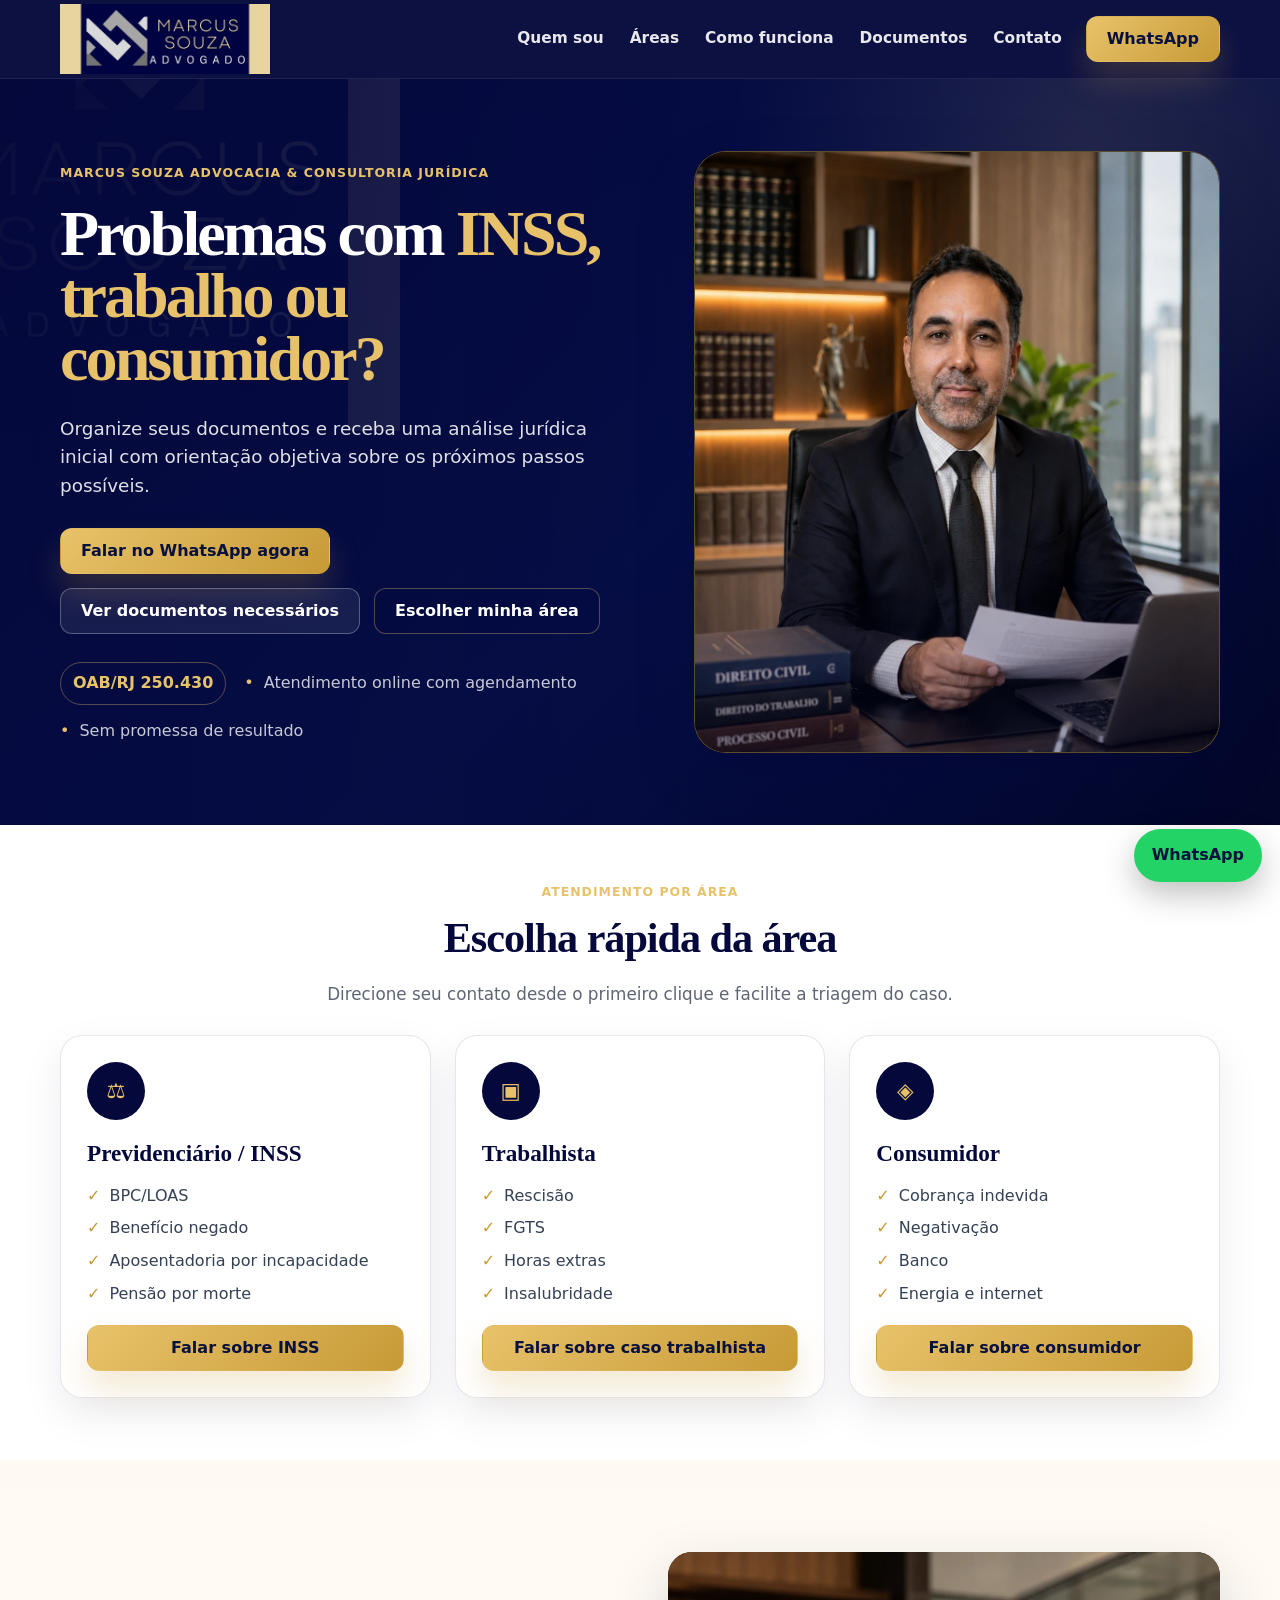
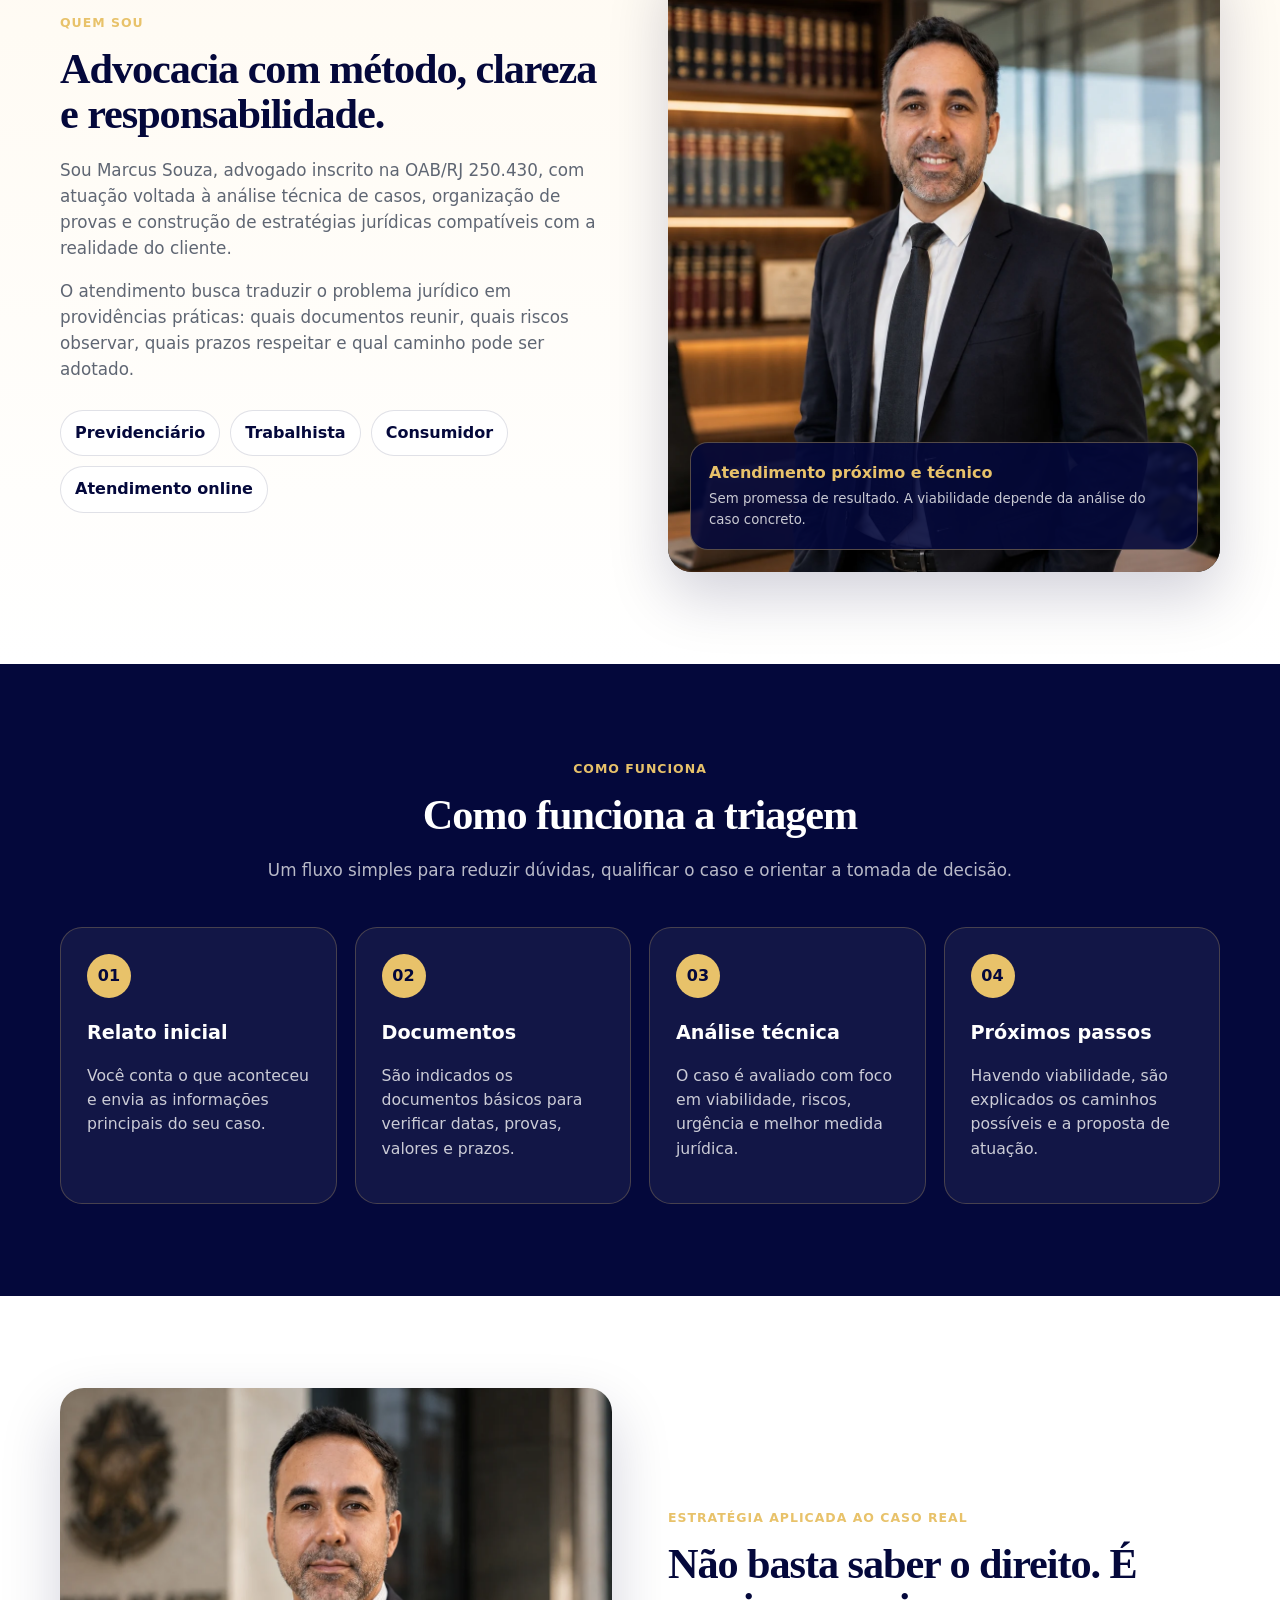
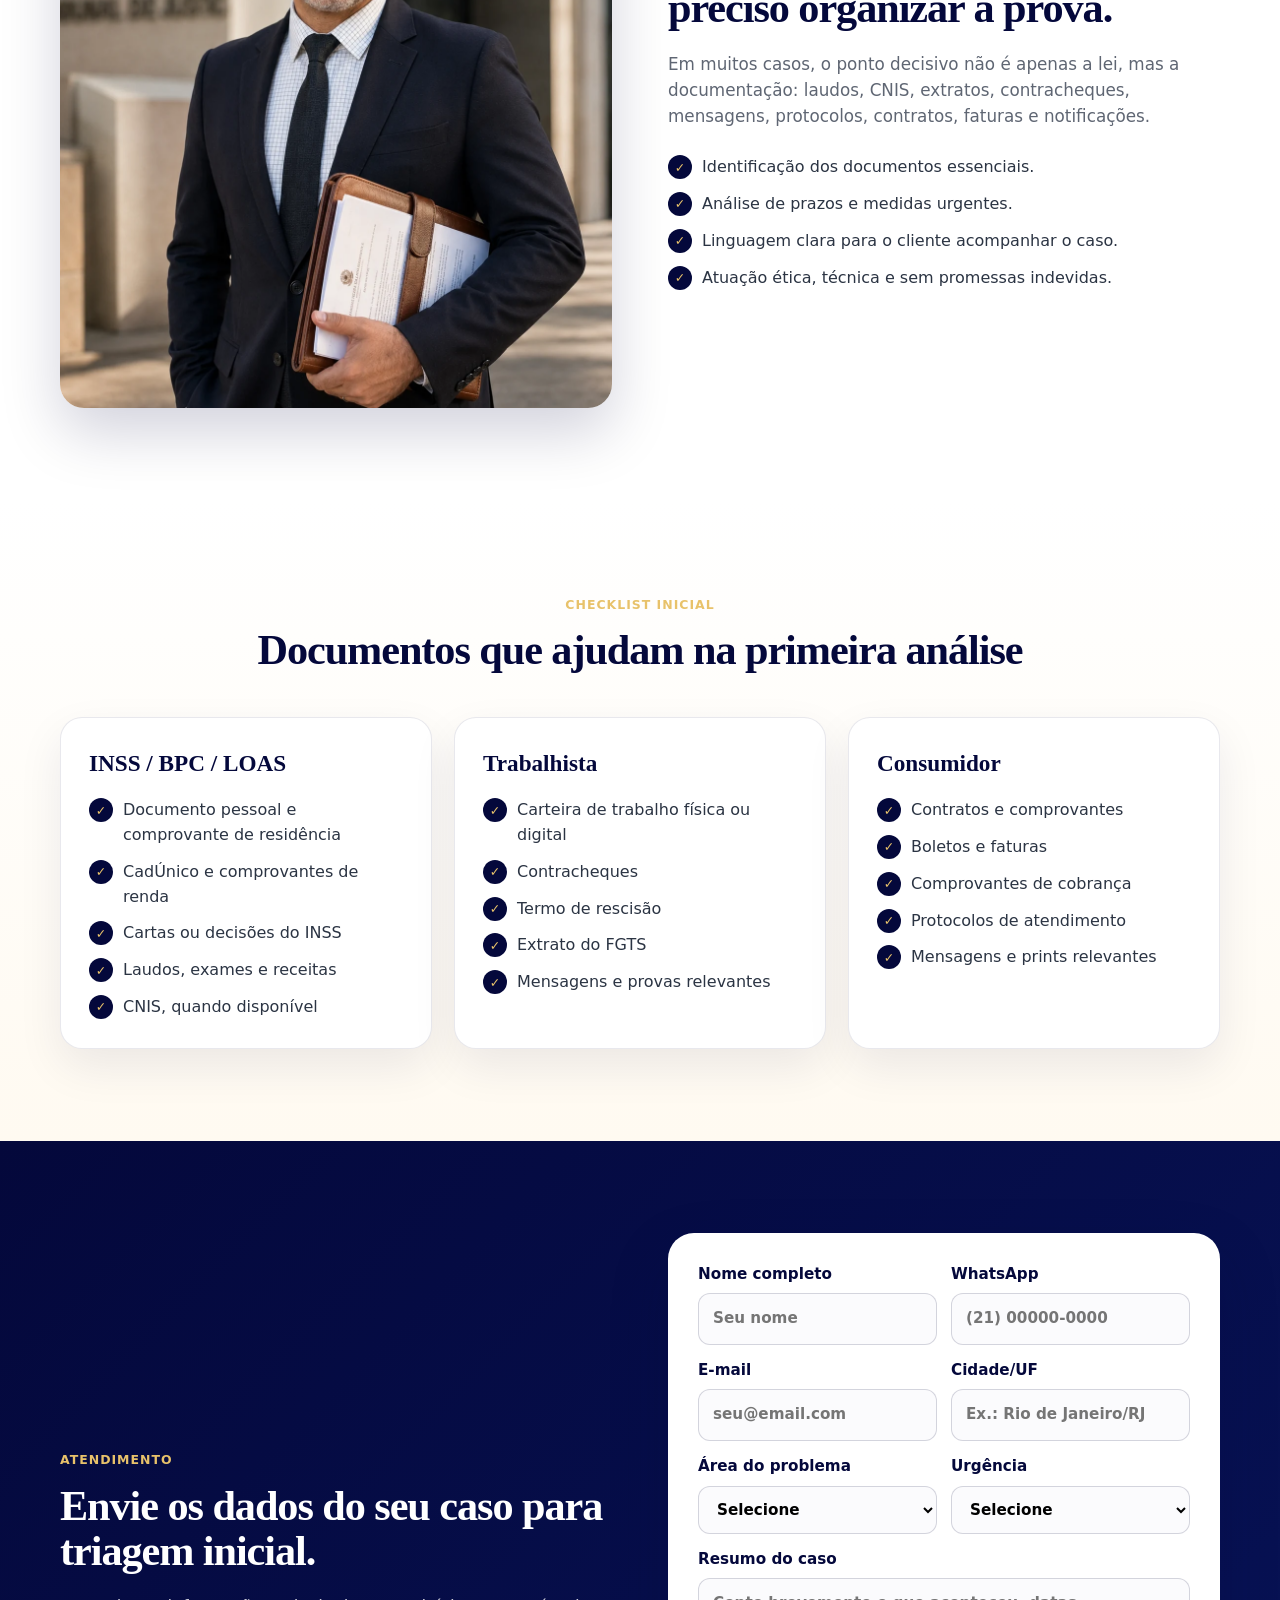
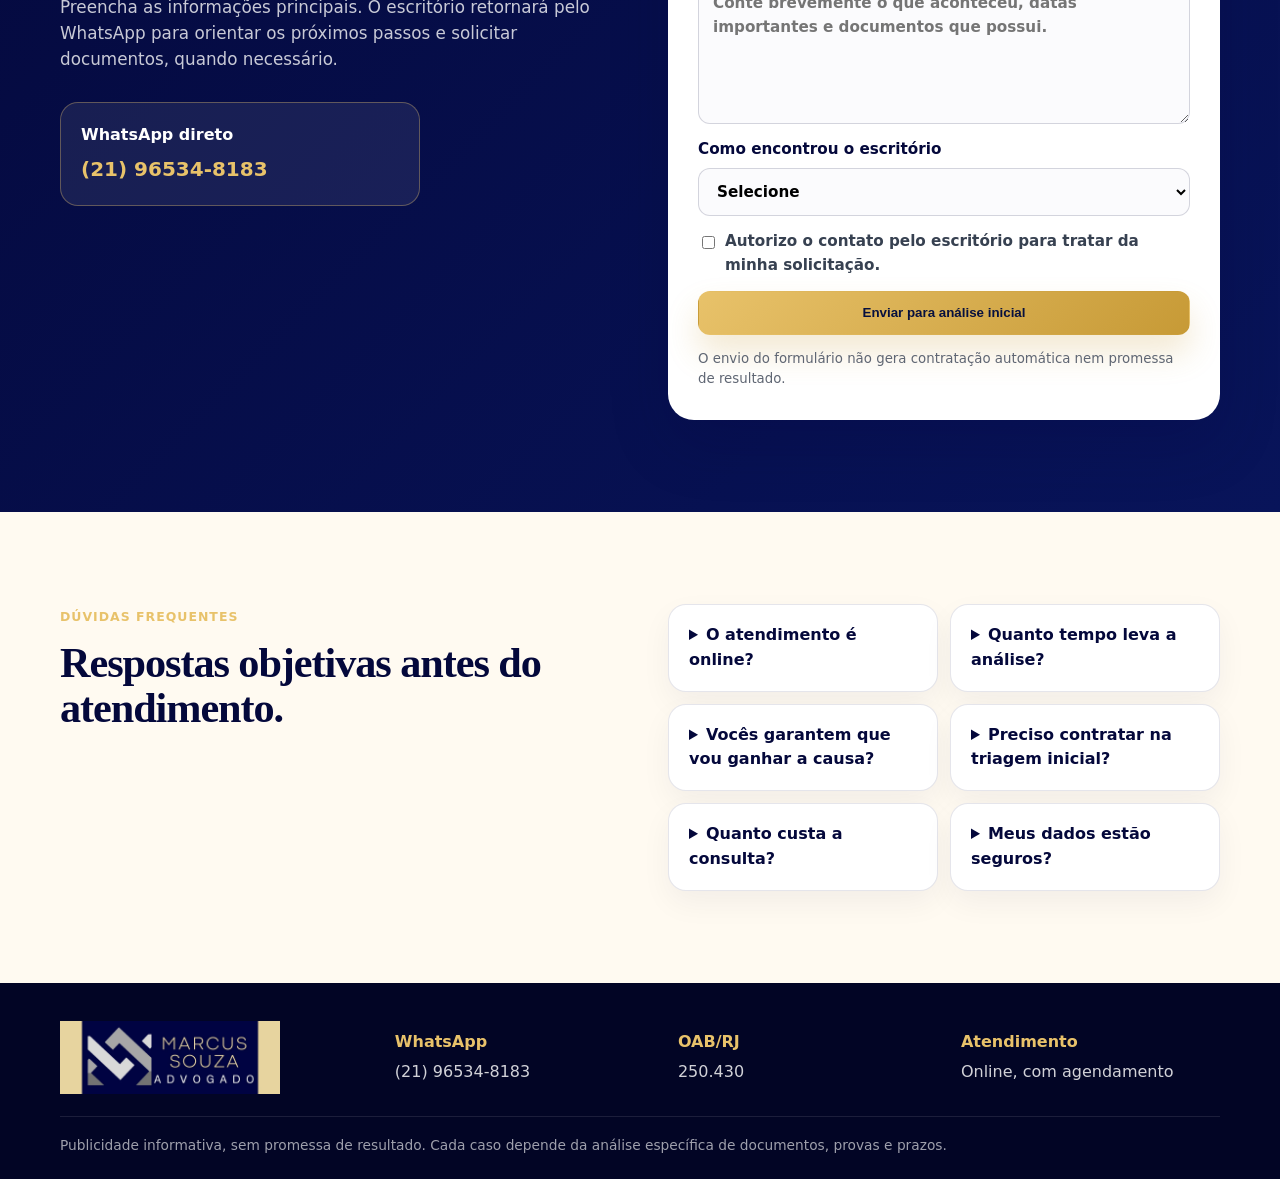
<file: index.html>
<!doctype html>
<html lang="pt-BR">
<head>
  <meta charset="utf-8" />
  <meta name="viewport" content="width=device-width, initial-scale=1" />
  <title>Advogado Previdenciário, Trabalhista e Consumidor | Marcus Souza OAB/RJ 250.430</title>
  <meta name="description" content="Atendimento jurídico online em INSS, BPC/LOAS, rescisão trabalhista, FGTS, horas extras, cobrança indevida e negativação. Análise conforme documentos e caso concreto." />
  <meta name="theme-color" content="#04083b" />
  <meta name="robots" content="index, follow" />
  <link rel="canonical" href="https://sitemarcussouzaadvocacia.netlify.app/" />
  <meta property="og:title" content="Marcus Souza Advocacia | INSS, Trabalhista e Consumidor" />
  <meta property="og:description" content="Organize seus documentos e receba orientação jurídica inicial sobre os próximos passos possíveis." />
  <meta property="og:type" content="website" />
  <meta property="og:image" content="/assets/hero.jpg" />
  <meta property="og:url" content="https://sitemarcussouzaadvocacia.netlify.app/" />
  <link rel="preload" as="image" href="/assets/hero.webp" />
  <link rel="stylesheet" href="/styles.css" />
  <!-- Google Tag Manager -->
  <script>(function(w,d,s,l,i){w[l]=w[l]||[];w[l].push({'gtm.start':
  new Date().getTime(),event:'gtm.js'});var f=d.getElementsByTagName(s)[0],
  j=d.createElement(s),dl=l!='dataLayer'?'&l='+l:'';j.async=true;j.src=
  'https://www.googletagmanager.com/gtm.js?id='+i+dl;f.parentNode.insertBefore(j,f);
  })(window,document,'script','dataLayer','GTM-MKHVX4NW');</script>
  <!-- End Google Tag Manager -->
  <!-- Google Analytics 4 -->
  <script async src="https://www.googletagmanager.com/gtag/js?id=G-BM735NCD8Y"></script>
  <script>
    window.dataLayer = window.dataLayer || [];
    function gtag(){dataLayer.push(arguments);}
    gtag('js', new Date());
    gtag('config', 'G-BM735NCD8Y');
  </script>
  <!-- End Google Analytics 4 -->
  <script type="application/ld+json">
  {
    "@context":"https://schema.org",
    "@type":"LegalService",
    "name":"Marcus Souza Advocacia e Consultoria Jurídica",
    "url":"https://sitemarcussouzaadvocacia.netlify.app/",
    "telephone":"+55 21 96534-8183",
    "areaServed":"Brasil",
    "priceRange":"Sob consulta",
    "description":"Atendimento jurídico online em Direito Previdenciário, Trabalhista e do Consumidor.",
    "founder":{"@type":"Person","name":"Marcus Souza"}
  }
  </script>
</head>
<body>
  <!-- Google Tag Manager (noscript) -->
  <noscript><iframe src="https://www.googletagmanager.com/ns.html?id=GTM-MKHVX4NW"
  height="0" width="0" style="display:none;visibility:hidden"></iframe></noscript>
  <!-- End Google Tag Manager (noscript) -->
  <header class="site-header" id="topo">
    <div class="container header-wrap">
      <a class="brand" href="#topo" aria-label="Marcus Souza Advocacia">
        <img src="/assets/logo-wide.webp" alt="Marcus Souza Advocacia" />
      </a>
      <button class="menu-toggle" aria-controls="menu" aria-expanded="false">Menu</button>
      <nav class="nav" id="menu" aria-label="Navegação principal">
        <a href="#quem-sou">Quem sou</a>
        <a href="#areas">Áreas</a>
        <a href="#triagem">Como funciona</a>
        <a href="#documentos">Documentos</a>
        <a href="#contato">Contato</a>
      </nav>
      <a class="btn btn-whatsapp header-cta" data-area="Geral" target="_blank" rel="noopener" href="https://wa.me/5521965348183?text=Ol%C3%A1%2C%20Dr.%20Marcus.%20Vim%20pelo%20site%20e%20preciso%20de%20uma%20an%C3%A1lise%20jur%C3%ADdica.">WhatsApp</a>
    </div>
  </header>

  <main>
    <section class="hero">
      <div class="hero-bg"></div>
      <div class="container hero-grid">
        <div class="hero-copy">
          <span class="eyebrow">Marcus Souza Advocacia & Consultoria Jurídica</span>
          <h1>Problemas com <em>INSS, trabalho ou consumidor?</em></h1>
          <p>Organize seus documentos e receba uma análise jurídica inicial com orientação objetiva sobre os próximos passos possíveis.</p>
          <div class="hero-actions">
            <a class="btn btn-gold" data-area="Geral" target="_blank" rel="noopener" href="https://wa.me/5521965348183?text=Ol%C3%A1%2C%20Dr.%20Marcus.%20Vim%20pelo%20site%20e%20preciso%20de%20atendimento%20jur%C3%ADdico.%20Meu%20caso%20%C3%A9%20sobre%3A">Falar no WhatsApp agora</a>
            <a class="btn btn-ghost" href="#documentos">Ver documentos necessários</a>
            <a class="btn btn-soft" href="#areas">Escolher minha área</a>
          </div>
          <div class="trust-line">
            <strong>OAB/RJ 250.430</strong>
            <span>Atendimento online com agendamento</span>
            <span>Sem promessa de resultado</span>
          </div>
        </div>
        <div class="hero-photo-card">
          <picture>
            <source srcset="/assets/hero.webp" type="image/webp" />
            <img src="/assets/hero.jpg" alt="Marcus Souza em ambiente profissional de advocacia" />
          </picture>
        </div>
      </div>
    </section>

    <section class="quick-area" id="areas" aria-label="Escolha rápida da área jurídica">
      <div class="container">
        <div class="section-head compact">
          <span class="section-kicker">Atendimento por área</span>
          <h2>Escolha rápida da área</h2>
          <p>Direcione seu contato desde o primeiro clique e facilite a triagem do caso.</p>
        </div>
        <div class="area-grid">
          <article class="area-card"><span class="round-icon">⚖</span><h3>Previdenciário / INSS</h3><ul><li>BPC/LOAS</li><li>Benefício negado</li><li>Aposentadoria por incapacidade</li><li>Pensão por morte</li></ul><a class="btn btn-gold full" data-area="Previdenciário / INSS" target="_blank" rel="noopener" href="https://wa.me/5521965348183?text=Ol%C3%A1%2C%20Dr.%20Marcus.%20Vim%20pelo%20site%20e%20preciso%20de%20an%C3%A1lise%20sobre%20INSS%2FBPC%2FLOAS.%20Meu%20caso%20%C3%A9%3A">Falar sobre INSS</a></article>
          <article class="area-card"><span class="round-icon">▣</span><h3>Trabalhista</h3><ul><li>Rescisão</li><li>FGTS</li><li>Horas extras</li><li>Insalubridade</li></ul><a class="btn btn-gold full" data-area="Trabalhista" target="_blank" rel="noopener" href="https://wa.me/5521965348183?text=Ol%C3%A1%2C%20Dr.%20Marcus.%20Vim%20pelo%20site%20e%20preciso%20de%20an%C3%A1lise%20trabalhista.%20Meu%20problema%20envolve%3A">Falar sobre caso trabalhista</a></article>
          <article class="area-card"><span class="round-icon">◈</span><h3>Consumidor</h3><ul><li>Cobrança indevida</li><li>Negativação</li><li>Banco</li><li>Energia e internet</li></ul><a class="btn btn-gold full" data-area="Consumidor" target="_blank" rel="noopener" href="https://wa.me/5521965348183?text=Ol%C3%A1%2C%20Dr.%20Marcus.%20Vim%20pelo%20site%20e%20preciso%20de%20an%C3%A1lise%20sobre%20Direito%20do%20Consumidor.%20Meu%20problema%20envolve%3A">Falar sobre consumidor</a></article>
        </div>
      </div>
    </section>

    <section class="section about" id="quem-sou"><div class="container about-grid"><div class="about-copy"><span class="section-kicker">Quem sou</span><h2>Advocacia com método, clareza e responsabilidade.</h2><p>Sou Marcus Souza, advogado inscrito na OAB/RJ 250.430, com atuação voltada à análise técnica de casos, organização de provas e construção de estratégias jurídicas compatíveis com a realidade do cliente.</p><p>O atendimento busca traduzir o problema jurídico em providências práticas: quais documentos reunir, quais riscos observar, quais prazos respeitar e qual caminho pode ser adotado.</p><div class="about-badges"><span>Previdenciário</span><span>Trabalhista</span><span>Consumidor</span><span>Atendimento online</span></div></div><div class="portrait-split"><img src="/assets/office-standing.webp" alt="Marcus Souza em ambiente profissional" /><div class="portrait-note"><strong>Atendimento próximo e técnico</strong><small>Sem promessa de resultado. A viabilidade depende da análise do caso concreto.</small></div></div></div></section>
    <section class="section method" id="triagem"><div class="container"><div class="section-head"><span class="section-kicker">Como funciona</span><h2>Como funciona a triagem</h2><p>Um fluxo simples para reduzir dúvidas, qualificar o caso e orientar a tomada de decisão.</p></div><div class="steps-grid"><article><b>01</b><h3>Relato inicial</h3><p>Você conta o que aconteceu e envia as informações principais do seu caso.</p></article><article><b>02</b><h3>Documentos</h3><p>São indicados os documentos básicos para verificar datas, provas, valores e prazos.</p></article><article><b>03</b><h3>Análise técnica</h3><p>O caso é avaliado com foco em viabilidade, riscos, urgência e melhor medida jurídica.</p></article><article><b>04</b><h3>Próximos passos</h3><p>Havendo viabilidade, são explicados os caminhos possíveis e a proposta de atuação.</p></article></div></div></section>
    <section class="section feature"><div class="container feature-grid"><div class="feature-photo"><img src="/assets/court.webp" alt="Ambiente institucional de advocacia" /></div><div class="feature-copy"><span class="section-kicker">Estratégia aplicada ao caso real</span><h2>Não basta saber o direito. É preciso organizar a prova.</h2><p>Em muitos casos, o ponto decisivo não é apenas a lei, mas a documentação: laudos, CNIS, extratos, contracheques, mensagens, protocolos, contratos, faturas e notificações.</p><ul class="check-list"><li>Identificação dos documentos essenciais.</li><li>Análise de prazos e medidas urgentes.</li><li>Linguagem clara para o cliente acompanhar o caso.</li><li>Atuação ética, técnica e sem promessas indevidas.</li></ul></div></div></section>
    <section class="section documents" id="documentos"><div class="container"><div class="section-head"><span class="section-kicker">Checklist inicial</span><h2>Documentos que ajudam na primeira análise</h2></div><div class="cards-grid three"><article class="doc-card"><h3>INSS / BPC / LOAS</h3><ul class="mini-check"><li>Documento pessoal e comprovante de residência</li><li>CadÚnico e comprovantes de renda</li><li>Cartas ou decisões do INSS</li><li>Laudos, exames e receitas</li><li>CNIS, quando disponível</li></ul></article><article class="doc-card"><h3>Trabalhista</h3><ul class="mini-check"><li>Carteira de trabalho física ou digital</li><li>Contracheques</li><li>Termo de rescisão</li><li>Extrato do FGTS</li><li>Mensagens e provas relevantes</li></ul></article><article class="doc-card"><h3>Consumidor</h3><ul class="mini-check"><li>Contratos e comprovantes</li><li>Boletos e faturas</li><li>Comprovantes de cobrança</li><li>Protocolos de atendimento</li><li>Mensagens e prints relevantes</li></ul></article></div></div></section>
    <section class="section contact" id="contato"><div class="container contact-grid"><div><span class="section-kicker">Atendimento</span><h2>Envie os dados do seu caso para triagem inicial.</h2><p>Preencha as informações principais. O escritório retornará pelo WhatsApp para orientar os próximos passos e solicitar documentos, quando necessário.</p><div class="contact-card"><strong>WhatsApp direto</strong><a data-area="Contato" target="_blank" rel="noopener" href="https://wa.me/5521965348183?text=Ol%C3%A1%2C%20Dr.%20Marcus.%20Vim%20pelo%20site%20e%20preciso%20de%20uma%20an%C3%A1lise%20jur%C3%ADdica.">(21) 96534-8183</a></div></div><form class="lead-form" name="lead-juridico" method="POST" action="/obrigado.html" data-netlify="true" netlify-honeypot="bot-field"><input type="hidden" name="form-name" value="lead-juridico" /><input type="hidden" name="utm_source" id="utm_source" /><input type="hidden" name="utm_medium" id="utm_medium" /><input type="hidden" name="utm_campaign" id="utm_campaign" /><input type="hidden" name="utm_content" id="utm_content" /><input type="hidden" name="utm_term" id="utm_term" /><p class="hidden"><label>Não preencher: <input name="bot-field" /></label></p><div class="form-row"><label>Nome completo<input required type="text" name="nome" autocomplete="name" placeholder="Seu nome" /></label><label>WhatsApp<input required type="tel" name="whatsapp" autocomplete="tel" placeholder="(21) 00000-0000" /></label></div><div class="form-row"><label>E-mail<input type="email" name="email" autocomplete="email" placeholder="seu@email.com" /></label><label>Cidade/UF<input type="text" name="cidade" placeholder="Ex.: Rio de Janeiro/RJ" /></label></div><div class="form-row"><label>Área do problema<select required name="area"><option value="">Selecione</option><option>Direito Previdenciário / INSS / BPC LOAS</option><option>Direito Trabalhista</option><option>Direito do Consumidor</option><option>Outra área jurídica</option></select></label><label>Urgência<select name="urgencia"><option value="">Selecione</option><option>Alta - prazo ou corte/suspensão</option><option>Média - preciso organizar documentos</option><option>Baixa - quero orientação inicial</option></select></label></div><label>Resumo do caso<textarea required name="mensagem" rows="5" placeholder="Conte brevemente o que aconteceu, datas importantes e documentos que possui."></textarea></label><label>Como encontrou o escritório<select name="origem"><option value="">Selecione</option><option>Google</option><option>Instagram</option><option>Facebook</option><option>Indicação</option><option>WhatsApp</option><option>Outro</option></select></label><label class="consent"><input required type="checkbox" name="autorizacao" value="sim" /> Autorizo o contato pelo escritório para tratar da minha solicitação.</label><button class="btn btn-gold" type="submit">Enviar para análise inicial</button><small>O envio do formulário não gera contratação automática nem promessa de resultado.</small></form></div></section>
    <section class="section faq"><div class="container faq-grid"><div class="section-head align-left"><span class="section-kicker">Dúvidas frequentes</span><h2>Respostas objetivas antes do atendimento.</h2></div><div class="faq-list"><details><summary>O atendimento é online?</summary><p>Sim. O atendimento pode ocorrer por WhatsApp, ligação ou videoconferência, conforme agendamento.</p></details><details><summary>Quanto tempo leva a análise?</summary><p>Depende da complexidade, dos documentos disponíveis e da urgência do caso.</p></details><details><summary>Vocês garantem que vou ganhar a causa?</summary><p>Não. A advocacia atua com técnica, zelo e estratégia, mas o resultado depende do caso concreto e da apreciação administrativa ou judicial.</p></details><details><summary>Preciso contratar na triagem inicial?</summary><p>Não necessariamente. A triagem serve para compreender o problema e indicar os próximos passos possíveis.</p></details><details><summary>Quanto custa a consulta?</summary><p>Valores e condições são informados conforme a área, urgência, documentos e tipo de atuação necessária.</p></details><details><summary>Meus dados estão seguros?</summary><p>As informações enviadas são tratadas com sigilo profissional e utilizadas para a finalidade de atendimento jurídico.</p></details></div></div></section>
  </main>
  <footer class="footer"><div class="container footer-grid"><img src="/assets/logo-wide.webp" alt="Marcus Souza Advocacia" /><div><strong>WhatsApp</strong><a data-area="Rodapé" target="_blank" rel="noopener" href="https://wa.me/5521965348183">(21) 96534-8183</a></div><div><strong>OAB/RJ</strong><span>250.430</span></div><div><strong>Atendimento</strong><span>Online, com agendamento</span></div></div><div class="container legal-note">Publicidade informativa, sem promessa de resultado. Cada caso depende da análise específica de documentos, provas e prazos.</div></footer>
  <a class="floating-whatsapp" data-area="Flutuante" target="_blank" rel="noopener" aria-label="Falar no WhatsApp" href="https://wa.me/5521965348183?text=Ol%C3%A1%2C%20Dr.%20Marcus.%20Vim%20pelo%20site%20e%20preciso%20de%20atendimento%20jur%C3%ADdico.">WhatsApp</a>
  <script src="/script.js"></script>
</body>
</html>
</file>
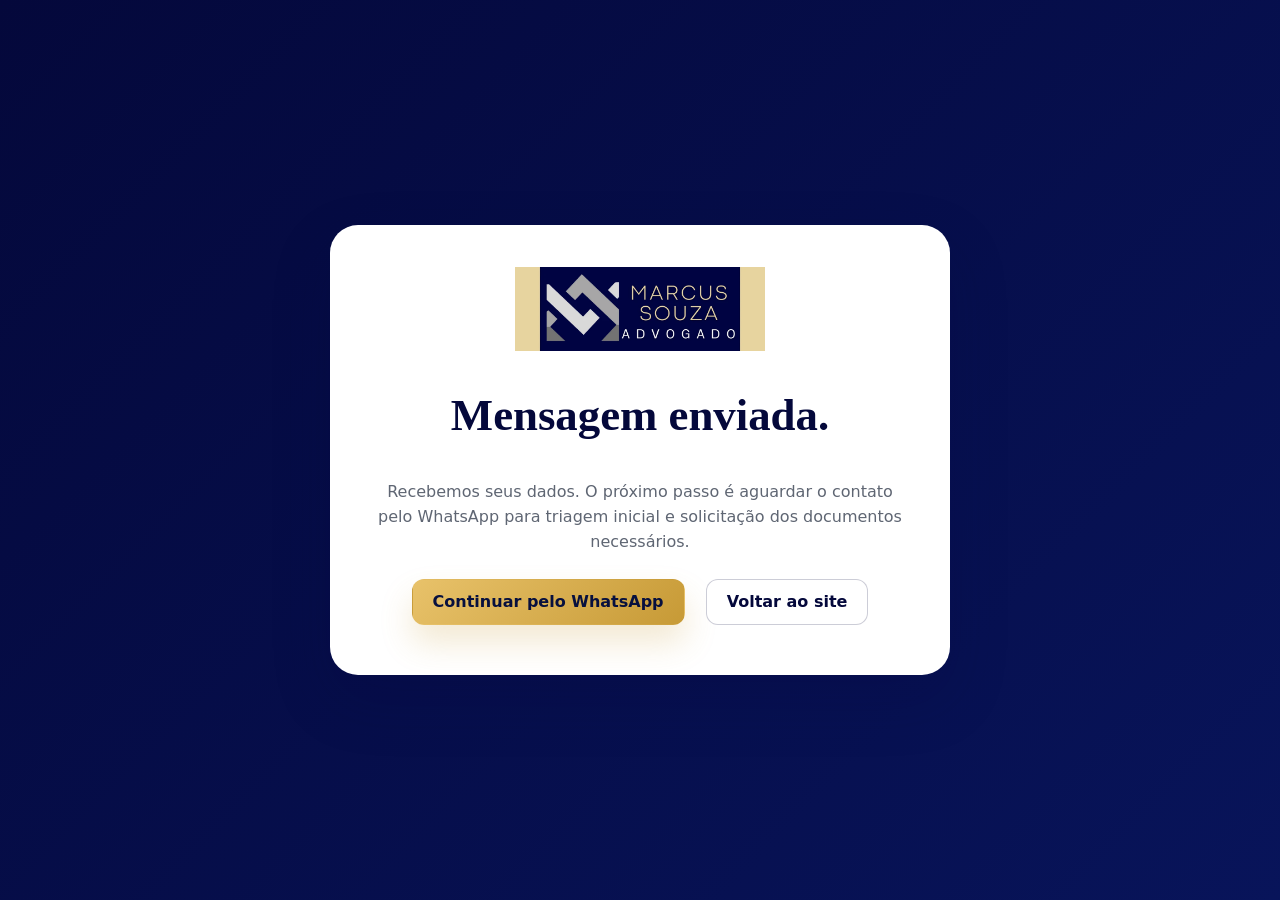
<file: obrigado.html>
<!doctype html>
<html lang="pt-BR">
<head>
  <meta charset="utf-8" />
  <meta name="viewport" content="width=device-width, initial-scale=1" />
  <title>Mensagem enviada | Marcus Souza Advogado</title>
  <link rel="stylesheet" href="/styles.css" />
</head>
<body class="thanks-page">
  <main class="thanks-card">
    <img src="/assets/logo-wide.webp" alt="Marcus Souza Advogado" />
    <h1>Mensagem enviada.</h1>
    <p>Recebemos seus dados. O próximo passo é aguardar o contato pelo WhatsApp para triagem inicial e solicitação dos documentos necessários.</p>
    <a class="btn btn-gold" target="_blank" rel="noopener" href="https://wa.me/5521965348183?text=Ol%C3%A1%2C%20Dr.%20Marcus.%20Acabei%20de%20enviar%20meus%20dados%20pelo%20site.">Continuar pelo WhatsApp</a>
    <a class="btn btn-ghost" href="/">Voltar ao site</a>
  </main>
</body>
</html>
</file>
<file: styles.css>
:root{
  --navy:#04083b;
  --navy-2:#07124c;
  --navy-3:#0d1a5f;
  --gold:#e8c26a;
  --gold-2:#c79a36;
  --ivory:#f8f3e8;
  --paper:#fffaf1;
  --ink:#111827;
  --muted:#5f6673;
  --line:rgba(232,194,106,.35);
  --soft-line:rgba(4,8,59,.10);
  --shadow:0 24px 60px rgba(4,8,59,.18);
  --radius:24px;
}
*{box-sizing:border-box}html{scroll-behavior:smooth}body{margin:0;font-family:Inter,ui-sans-serif,system-ui,-apple-system,Segoe UI,Arial,sans-serif;color:var(--ink);background:var(--ivory);line-height:1.55}img{max-width:100%;display:block}a{color:inherit;text-decoration:none}.container{width:min(1160px,calc(100% - 40px));margin-inline:auto}.site-header{position:sticky;top:0;z-index:50;background:rgba(4,8,59,.96);backdrop-filter:blur(18px);border-bottom:1px solid rgba(255,255,255,.08)}.header-wrap{min-height:78px;display:flex;align-items:center;gap:24px}.brand img{width:210px;height:auto}.nav{display:flex;gap:26px;margin-left:auto;color:#fff;font-weight:650;font-size:.96rem}.nav a{opacity:.9;position:relative}.nav a:after{content:"";position:absolute;left:0;right:0;bottom:-12px;height:2px;background:var(--gold);transform:scaleX(0);transform-origin:left;transition:.2s}.nav a:hover:after{transform:scaleX(1)}.menu-toggle{display:none;margin-left:auto;background:transparent;border:1px solid var(--line);color:#fff;border-radius:10px;padding:8px 12px}.btn{display:inline-flex;align-items:center;justify-content:center;gap:10px;border-radius:12px;padding:14px 20px;font-weight:850;line-height:1;border:1px solid transparent;transition:.2s ease;cursor:pointer}.btn:hover{transform:translateY(-1px)}.btn-gold,.btn-whatsapp{background:linear-gradient(135deg,var(--gold),var(--gold-2));color:#07103e;box-shadow:0 18px 32px rgba(199,154,54,.22)}.btn-outline{border-color:var(--gold);color:var(--gold);padding:12px 18px}.btn-ghost{border-color:rgba(255,255,255,.28);color:#fff;background:rgba(255,255,255,.08)}.btn-soft{border-color:var(--line);color:#fff;background:rgba(4,8,59,.22)}.btn.full{width:100%;margin-top:18px}.hero{position:relative;background:radial-gradient(circle at 85% 10%,rgba(232,194,106,.16),transparent 28%),linear-gradient(135deg,#04083b,#07124c 55%,#030626);color:#fff;overflow:hidden}.hero-bg{position:absolute;inset:0;background:linear-gradient(90deg,rgba(4,8,59,.95),rgba(4,8,59,.78) 45%,rgba(4,8,59,.2)),url('/assets/logo-square.webp') left -120px top -170px/520px auto no-repeat;opacity:.55}.hero-grid{position:relative;min-height:640px;display:grid;grid-template-columns:1.05fr .95fr;gap:52px;align-items:center;padding:72px 0}.eyebrow,.section-kicker{display:inline-flex;color:var(--gold);font-weight:850;letter-spacing:.08em;text-transform:uppercase;font-size:.78rem}.hero h1{font-family:Georgia,'Times New Roman',serif;font-size:clamp(2.8rem,5vw,5.35rem);line-height:.98;margin:18px 0 24px;max-width:780px;letter-spacing:-.045em}.hero h1 em{font-style:normal;color:var(--gold)}.hero p{font-size:1.15rem;max-width:640px;color:rgba(255,255,255,.88);margin-bottom:28px}.hero-actions{display:flex;gap:14px;flex-wrap:wrap}.trust-line{margin-top:28px;display:flex;gap:14px 18px;align-items:center;flex-wrap:wrap;color:rgba(255,255,255,.78)}.trust-line strong{color:var(--gold);padding:8px 12px;border:1px solid var(--line);border-radius:999px}.trust-line span:before{content:'•';color:var(--gold);margin-right:10px}.hero-photo-card{position:relative;border-radius:32px;overflow:hidden;border:1px solid rgba(232,194,106,.4);box-shadow:var(--shadow);background:#000}.hero-photo-card:before{content:"";position:absolute;inset:0;background:linear-gradient(180deg,transparent 58%,rgba(4,8,59,.35));z-index:1;pointer-events:none}.hero-photo-card img{width:100%;height:600px;object-fit:cover;object-position:center top}.quick-area{background:#fff;padding:54px 0 62px}.section-head{text-align:center;max-width:820px;margin:0 auto 44px}.section-head.compact{margin-bottom:28px}.section h2,.section-head h2{font-family:Georgia,serif;color:var(--navy);font-size:clamp(2rem,3.3vw,3.5rem);line-height:1.06;margin:12px 0 20px;letter-spacing:-.025em}.section-head p,.section p{color:var(--muted);font-size:1.05rem}.area-grid{display:grid;grid-template-columns:repeat(3,1fr);gap:24px}.area-card{background:#fff;border:1px solid var(--soft-line);border-radius:22px;padding:26px;box-shadow:0 16px 42px rgba(4,8,59,.08)}.round-icon{width:58px;height:58px;border-radius:50%;display:flex;align-items:center;justify-content:center;background:var(--navy);color:var(--gold);font-size:1.35rem;margin-bottom:16px}.area-card h3{font-family:Georgia,serif;color:var(--navy);font-size:1.45rem;margin:0 0 12px}.area-card ul{list-style:none;margin:0;padding:0;display:grid;gap:8px;color:#344054}.area-card li:before{content:'✓';color:var(--gold-2);font-weight:900;margin-right:9px}.section{padding:92px 0}.about{background:linear-gradient(180deg,var(--paper),#fff)}.about-grid,.feature-grid,.contact-grid,.faq-grid{display:grid;grid-template-columns:1fr 1fr;gap:56px;align-items:center}.about-badges{display:flex;gap:10px;flex-wrap:wrap;margin-top:28px}.about-badges span{border:1px solid rgba(4,8,59,.12);background:#fff;border-radius:999px;padding:10px 14px;font-weight:800;color:var(--navy)}.portrait-split{position:relative;border-radius:var(--radius);overflow:hidden;box-shadow:var(--shadow);background:#111}.portrait-split img{width:100%;height:620px;object-fit:cover;object-position:center top}.portrait-note{position:absolute;left:22px;right:22px;bottom:22px;border:1px solid var(--line);background:rgba(4,8,59,.88);color:#fff;border-radius:18px;padding:18px}.portrait-note strong{color:var(--gold);display:block}.portrait-note small{display:block;color:rgba(255,255,255,.78);margin-top:4px}.method{background:var(--navy);color:#fff}.method h2{color:#fff}.method .section-head p{color:rgba(255,255,255,.72)}.steps-grid{display:grid;grid-template-columns:repeat(4,1fr);gap:18px}.steps-grid article{background:rgba(255,255,255,.06);border:1px solid rgba(232,194,106,.25);border-radius:22px;padding:26px;position:relative}.steps-grid b{display:inline-flex;width:44px;height:44px;align-items:center;justify-content:center;background:var(--gold);border-radius:50%;color:var(--navy);margin-bottom:20px}.steps-grid h3{color:#fff;margin:0 0 10px;font-size:1.2rem}.steps-grid p{color:rgba(255,255,255,.78);font-size:.98rem}.feature{background:#fff}.feature-photo img{border-radius:var(--radius);height:620px;width:100%;object-fit:cover;object-position:center;box-shadow:var(--shadow)}.check-list,.mini-check{padding:0;margin:26px 0 0;list-style:none;display:grid;gap:12px}.check-list li,.mini-check li{position:relative;padding-left:34px;color:#2b3443}.check-list li:before,.mini-check li:before{content:'✓';position:absolute;left:0;top:0;background:var(--navy);color:var(--gold);width:24px;height:24px;border-radius:50%;display:flex;align-items:center;justify-content:center;font-size:.78rem;font-weight:900}.documents{background:linear-gradient(180deg,#fff,var(--paper))}.cards-grid.three{display:grid;grid-template-columns:repeat(3,1fr);gap:22px}.doc-card{background:#fff;border:1px solid rgba(4,8,59,.09);border-radius:22px;padding:28px;box-shadow:0 18px 45px rgba(4,8,59,.08)}.doc-card h3{color:var(--navy);font-family:Georgia,serif;font-size:1.45rem;margin:0 0 10px}.doc-card .mini-check{margin-top:16px}.contact{background:linear-gradient(135deg,#04083b,#08145a);color:#fff}.contact h2{color:#fff}.contact p{color:rgba(255,255,255,.78)}.contact-card{margin-top:30px;background:rgba(255,255,255,.08);border:1px solid var(--line);border-radius:18px;padding:20px;display:grid;gap:6px;max-width:360px}.contact-card a{color:var(--gold);font-size:1.25rem;font-weight:900}.lead-form{background:#fff;color:var(--ink);border-radius:26px;padding:30px;box-shadow:var(--shadow);display:grid;gap:14px}.form-row{display:grid;grid-template-columns:1fr 1fr;gap:14px}.lead-form label{display:grid;gap:7px;font-weight:800;color:var(--navy);font-size:.95rem}.lead-form input,.lead-form select,.lead-form textarea{width:100%;border:1px solid rgba(4,8,59,.16);border-radius:12px;padding:13px 14px;font:inherit;background:#fbfbfd}.lead-form textarea{resize:vertical}.lead-form .consent{grid-template-columns:auto 1fr;align-items:start;font-weight:650;color:#374151}.lead-form .consent input{width:auto;margin-top:6px}.lead-form small{color:var(--muted)}.hidden{display:none}.faq{background:var(--paper)}.faq-grid{align-items:start}.align-left{text-align:left;margin:0}.faq-list{display:grid;grid-template-columns:1fr 1fr;gap:12px}details{background:#fff;border:1px solid rgba(4,8,59,.1);border-radius:18px;padding:18px 20px;box-shadow:0 12px 30px rgba(4,8,59,.05)}summary{cursor:pointer;font-weight:900;color:var(--navy)}details p{margin:10px 0 0;font-size:.98rem}.footer{background:#020525;color:#fff;padding:38px 0 22px}.footer-grid{display:grid;grid-template-columns:1.2fr repeat(3,1fr);gap:24px;align-items:center}.footer img{width:220px}.footer div div{display:grid;gap:5px}.footer strong{color:var(--gold)}.footer span,.footer a{color:rgba(255,255,255,.82)}.legal-note{margin-top:22px;padding-top:18px;border-top:1px solid rgba(255,255,255,.1);color:rgba(255,255,255,.62);font-size:.86rem}.floating-whatsapp{position:fixed;right:18px;bottom:18px;background:#24d366;color:#07103e;border-radius:999px;padding:14px 18px;font-weight:900;box-shadow:0 12px 32px rgba(0,0,0,.25);z-index:60}.thanks-page{min-height:100vh;display:grid;place-items:center;background:linear-gradient(135deg,#04083b,#08145a)}.thanks-card{width:min(620px,calc(100% - 32px));background:#fff;border-radius:28px;padding:42px;text-align:center;box-shadow:var(--shadow)}.thanks-card img{width:250px;margin:0 auto 24px}.thanks-card h1{font-family:Georgia,serif;color:var(--navy);font-size:2.8rem}.thanks-card p{color:var(--muted)}.thanks-card .btn{margin:8px}.thanks-card .btn-ghost{color:var(--navy);border-color:rgba(4,8,59,.2);background:#fff}
@media (max-width:980px){.header-wrap{height:auto;min-height:72px;flex-wrap:wrap;padding:12px 0}.brand img{width:180px}.menu-toggle{display:inline-flex}.header-cta{display:none}.nav{display:none;order:3;width:100%;margin:0;padding:14px 0;border-top:1px solid rgba(255,255,255,.1);flex-direction:column}.nav.is-open{display:flex}.hero-grid,.about-grid,.feature-grid,.contact-grid,.faq-grid{grid-template-columns:1fr}.hero-grid{padding:52px 0;gap:28px}.hero-photo-card img{height:560px}.area-grid,.steps-grid,.cards-grid.three,.footer-grid,.faq-list{grid-template-columns:1fr 1fr}.section{padding:68px 0}}
@media (max-width:640px){.container{width:min(100% - 28px,1160px)}.brand img{width:160px}.hero h1{font-size:2.55rem}.hero p{font-size:1rem}.hero-actions .btn{width:100%}.hero-photo-card img,.portrait-split img,.feature-photo img{height:430px}.area-grid,.steps-grid,.cards-grid.three,.footer-grid,.faq-list,.form-row{grid-template-columns:1fr}.section h2,.section-head h2{font-size:2rem}.lead-form{padding:22px}.footer{text-align:left}.floating-whatsapp{left:18px;right:18px;text-align:center}.thanks-card{padding:28px}.thanks-card h1{font-size:2rem}}
</file>
